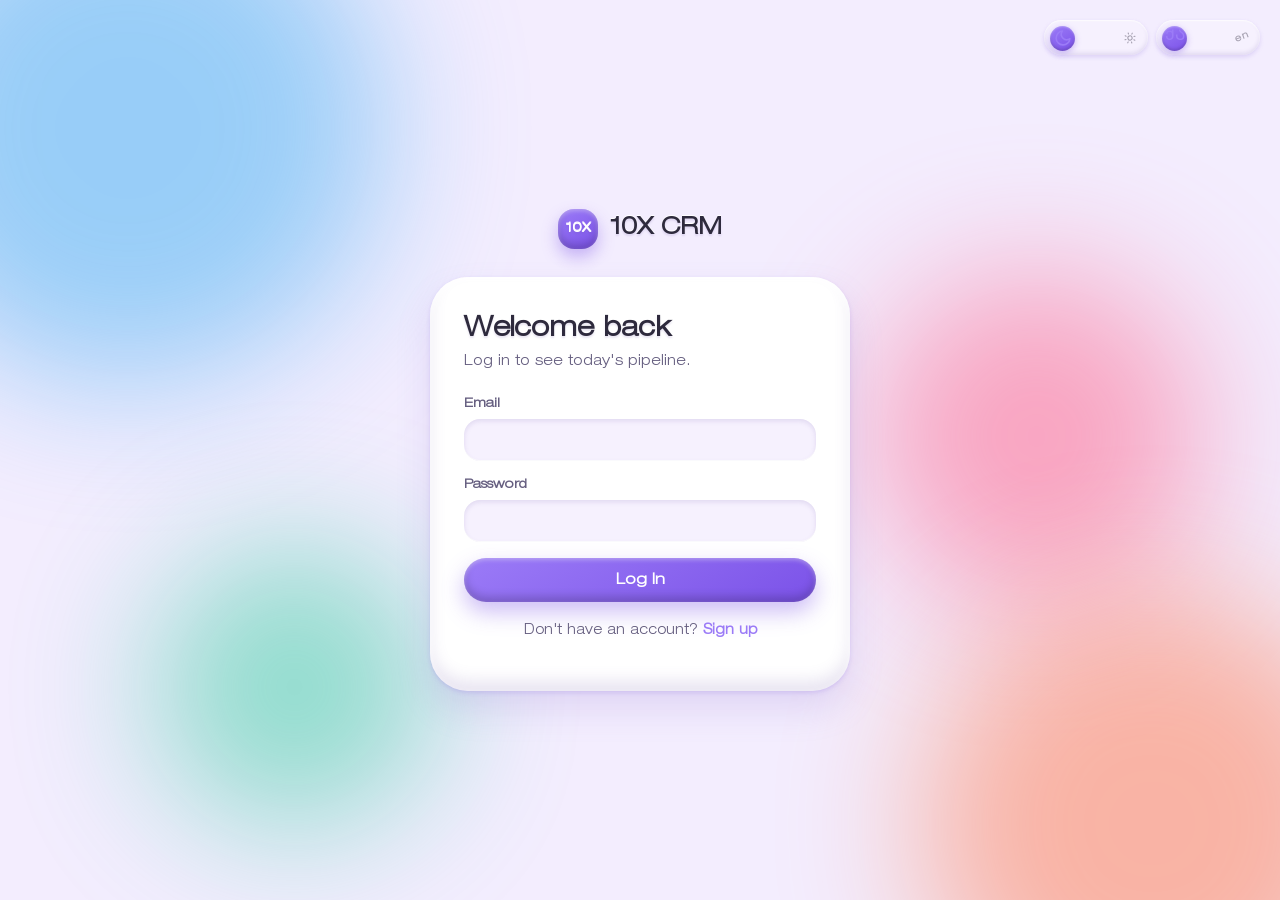
<file: index.html>
<!DOCTYPE html>
<html lang="en">
<head>
<meta charset="UTF-8">
<meta name="viewport" content="width=device-width, initial-scale=1.0, shrink-to-fit=no">
<title>Log in — 10X CRM</title>
<script>try{document.documentElement.setAttribute('data-theme', localStorage.getItem('crm_theme') || 'light');}catch(e){document.documentElement.setAttribute('data-theme','light');}</script>
<link rel="stylesheet" href="css/styles.css">
</head>
<body>
  <div class="switch-row auth-toggle-row">
    <button class="switch-toggle" data-theme-toggle type="button" role="switch">
      <span class="switch-track">
        <span class="switch-icon switch-icon-left"><svg viewBox="0 0 24 24" fill="none" stroke="currentColor" stroke-width="2" stroke-linecap="round" stroke-linejoin="round"><path d="M21 12.79A9 9 0 1 1 11.21 3 7 7 0 0 0 21 12.79z"/></svg></span>
        <span class="switch-icon switch-icon-right"><svg viewBox="0 0 24 24" fill="none" stroke="currentColor" stroke-width="2" stroke-linecap="round" stroke-linejoin="round"><circle cx="12" cy="12" r="4"/><path d="M12 2v2M12 20v2M4.93 4.93l1.41 1.41M17.66 17.66l1.41 1.41M2 12h2M20 12h2M6.34 17.66l-1.41 1.41M19.07 4.93l-1.41 1.41"/></svg></span>
        <span class="switch-knob"></span>
      </span>
    </button>
    <button class="switch-toggle" data-lang-toggle type="button" role="switch">
      <span class="switch-track">
        <span class="switch-icon switch-icon-left switch-text">ქა</span>
        <span class="switch-icon switch-icon-right switch-text">en</span>
        <span class="switch-knob"></span>
      </span>
    </button>
  </div>

  <div class="auth-shell">
    <div style="position:relative; z-index:1; width:100%; max-width:420px;">
      <div class="auth-mark"><span class="stamp">10X</span> 10X CRM</div>

      <div class="auth-card">
        <h1 data-i18n="login.title">Welcome back</h1>
        <p class="auth-sub" data-i18n="login.subtitle">Log in to see today's pipeline.</p>

        <div id="login-general-error" class="field-error" style="display:none; margin-bottom:16px; font-size:13px;"></div>

        <form id="login-form" novalidate>
          <div class="field" id="email-field">
            <label for="email" data-i18n="field.email">Email</label>
            <input type="text" id="email" name="email" autocomplete="email">
            <div class="field-error" id="email-error"></div>
          </div>

          <div class="field" id="password-field">
            <label for="password" data-i18n="field.password">Password</label>
            <input type="password" id="password" name="password" autocomplete="current-password">
            <div class="field-error" id="password-error"></div>
          </div>

          <button type="submit" class="btn btn-primary" data-i18n="login.submit">Log In</button>
        </form>

        <p class="auth-switch"><span data-i18n="login.switchText">Don't have an account?</span> <a href="signup.html" data-i18n="login.switchLink">Sign up</a></p>
      </div>
    </div>
  </div>

  <script src="js/i18n.js"></script>
  <script src="js/guard.js"></script>
  <script src="js/auth.js"></script>
</body>
</html>
</file>
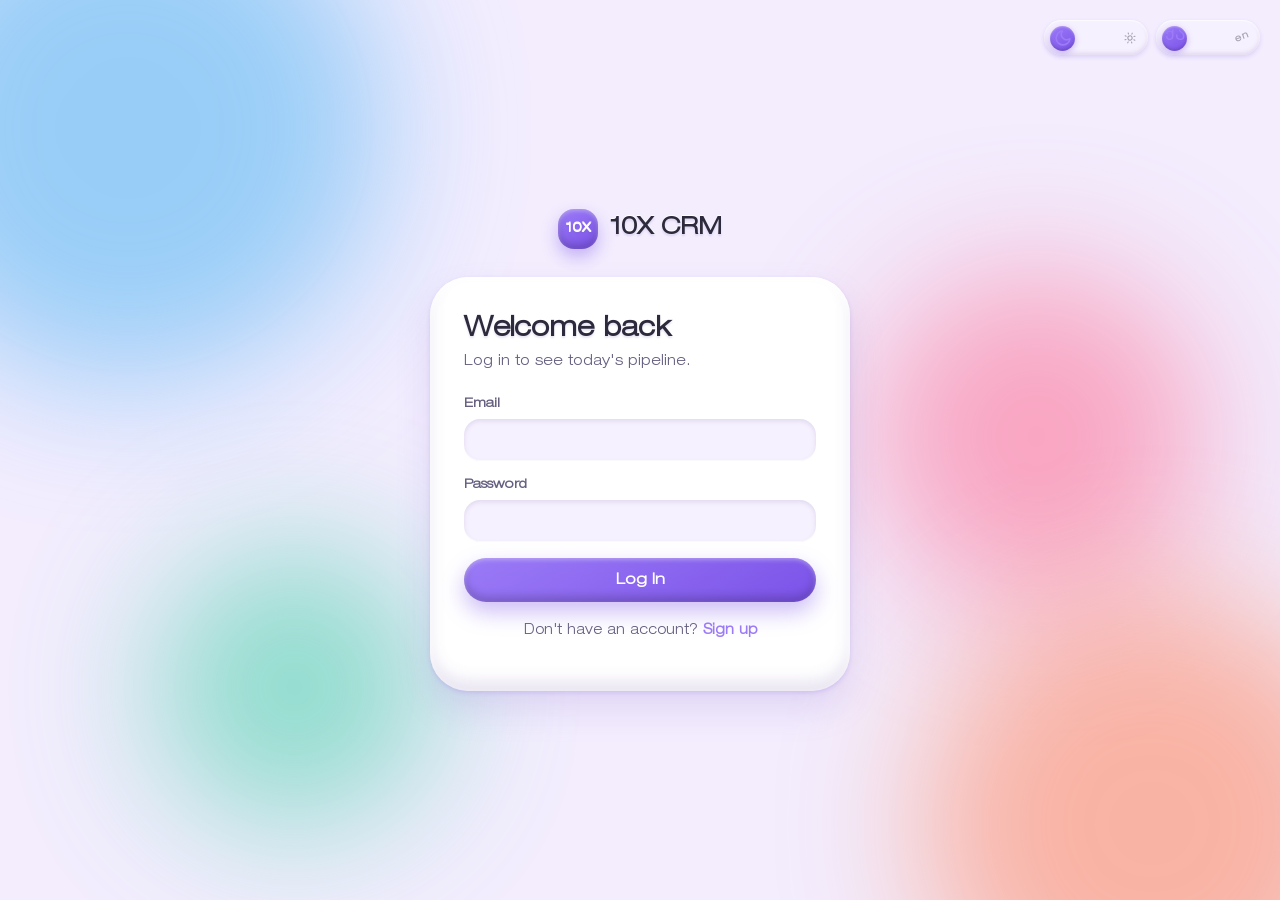
<file: clients.html>
<!DOCTYPE html>
<html lang="en">
<head>
<meta charset="UTF-8">
<meta name="viewport" content="width=device-width, initial-scale=1.0, shrink-to-fit=no">
<title>Clients — 10X CRM</title>
<script>try{document.documentElement.setAttribute('data-theme', localStorage.getItem('crm_theme') || 'light');}catch(e){document.documentElement.setAttribute('data-theme','light');}</script>
<link rel="stylesheet" href="css/styles.css">
</head>
<body>
  <div class="app-shell">
    <aside class="sidebar" id="sidebar-root"></aside>

    <main class="main">
      <div class="page-head">
        <div>
          <h1 data-i18n="clients.title">Clients</h1>
          <p data-i18n="clients.subtitle">Every lead and deal in one ledger.</p>
        </div>
        <div class="page-head-actions">
          <button class="btn btn-ghost" id="export-csv-btn" type="button" style="width:auto;" data-i18n="btn.exportCsv">Export CSV</button>
          <button class="btn btn-primary" id="open-add-client" type="button" style="width:auto;" data-i18n="btn.addClient">+ Add Client</button>
        </div>
      </div>

      <div class="toolbar">
        <div class="search-box">
          <input type="text" id="search-input" placeholder="Search by name or company..." data-i18n-placeholder="search.placeholder">
        </div>
        <div class="chip-row" id="filter-chips">
          <button class="chip active" data-status="All" type="button" data-i18n="chip.all">All</button>
          <button class="chip" data-status="Lead" type="button" data-i18n="status.lead">Lead</button>
          <button class="chip" data-status="Contacted" type="button" data-i18n="status.contacted">Contacted</button>
          <button class="chip" data-status="Won" type="button" data-i18n="status.won">Won</button>
          <button class="chip" data-status="Lost" type="button" data-i18n="status.lost">Lost</button>
        </div>
        <select class="sort-select" id="sort-select">
          <option value="newest" data-i18n="sort.newest">Newest first</option>
          <option value="name" data-i18n="sort.name">Name A &rarr; Z</option>
          <option value="value" data-i18n="sort.value">Deal value: high &rarr; low</option>
          <option value="valueAsc" data-i18n="sort.valueAsc">Deal value: low &rarr; high</option>
        </select>
        <div class="view-toggle" id="view-toggle">
          <button class="view-toggle-btn active" data-view="grid" type="button" data-i18n="view.grid">Grid</button>
          <button class="view-toggle-btn" data-view="kanban" type="button" data-i18n="view.kanban">Kanban</button>
        </div>
      </div>

      <p class="shortcuts-hint" data-i18n="shortcuts.hint">/ search · N new client · E export · Esc close</p>

      <div id="clients-area">
        <div class="state-msg" data-i18n="state.loadingClients">Loading clients...</div>
      </div>
      <div class="kanban-board hidden" id="kanban-board"></div>
    </main>
  </div>

  <!-- Add Client modal (P4.4) -->
  <div class="modal-backdrop" id="add-modal-backdrop">
    <div class="modal">
      <div class="modal-head">
        <h3 id="add-modal-title" data-i18n="modal.addClient.title">Add Client</h3>
        <button class="modal-close" id="add-modal-close" type="button">&times;</button>
      </div>
      <form id="add-client-form" novalidate>
        <div class="field" id="photo-field">
          <label data-i18n="field.photo">Photo</label>
          <div class="avatar-upload-row">
            <img class="avatar-preview" id="avatar-preview" alt="">
            <div class="upload-control">
              <label class="btn btn-ghost upload-btn" for="clientPhoto" style="width:auto;" data-i18n="btn.uploadPhoto">Upload Photo</label>
              <input type="file" accept="image/*" id="clientPhoto" class="visually-hidden-file">
              <span class="upload-filename" id="upload-filename" data-i18n="field.noFileChosen">No file chosen</span>
            </div>
          </div>
        </div>
        <div class="field" id="name-field">
          <label for="name" data-i18n="field.name">Name</label>
          <input type="text" id="name" name="name">
          <div class="field-error" id="name-error"></div>
        </div>
        <div class="field" id="clientEmail-field">
          <label for="clientEmail" data-i18n="field.clientEmail">Email</label>
          <input type="text" id="clientEmail" name="clientEmail">
          <div class="field-error" id="clientEmail-error"></div>
        </div>
        <div class="field" id="phone-field">
          <label for="phone" data-i18n="field.phone">Phone</label>
          <input type="text" id="phone" name="phone">
          <div class="field-error" id="phone-error"></div>
        </div>
        <div class="field" id="company-field">
          <label for="company" data-i18n="field.company">Company</label>
          <input type="text" id="company" name="company">
          <div class="field-error" id="company-error"></div>
        </div>
        <div class="field" id="dealValue-field">
          <label for="dealValue" data-i18n="field.dealValue">Deal Value</label>
          <input type="text" id="dealValue" name="dealValue" placeholder="e.g. 5000" data-i18n-placeholder="field.dealValuePlaceholder">
          <div class="field-error" id="dealValue-error"></div>
        </div>
        <div class="field" id="status-field">
          <label for="status" data-i18n="field.status">Status</label>
          <select id="status" name="status">
            <option value="Lead" data-i18n="status.lead">Lead</option>
            <option value="Contacted" data-i18n="status.contacted">Contacted</option>
            <option value="Won" data-i18n="status.won">Won</option>
            <option value="Lost" data-i18n="status.lost">Lost</option>
          </select>
        </div>
        <button type="submit" class="btn btn-primary" id="add-client-submit-btn" data-i18n="btn.addClientSubmit">Add Client</button>
      </form>
    </div>
  </div>

  <!-- Client details modal (P4.8) -->
  <div class="modal-backdrop" id="detail-modal-backdrop">
    <div class="modal" id="detail-modal-content"></div>
  </div>

  <script src="js/i18n.js"></script>
  <script src="js/guard.js"></script>
  <script src="js/data.js"></script>
  <script src="js/client-detail.js"></script>
  <script src="js/clients.js"></script>
</body>
</html>
</file>
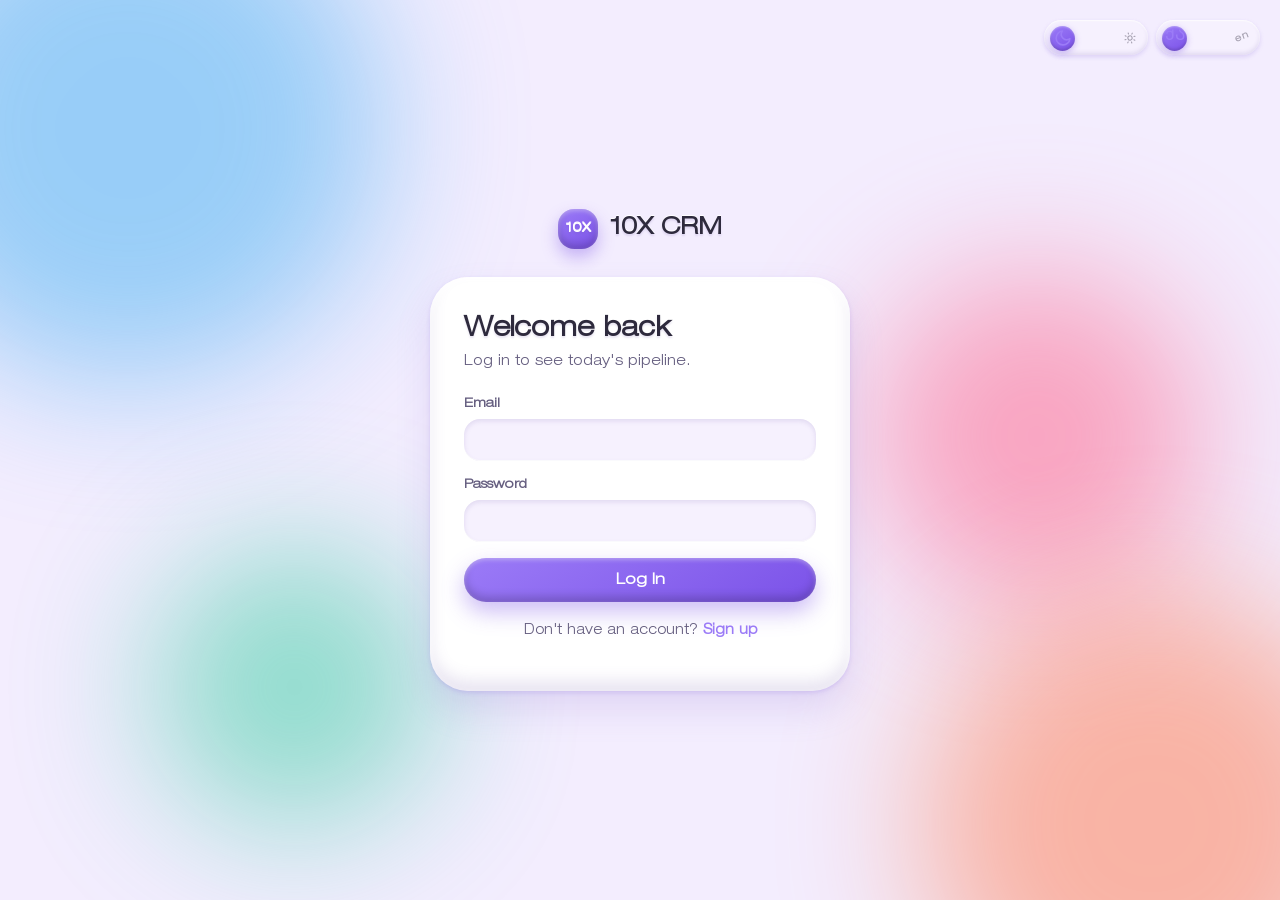
<file: dashboard.html>
<!DOCTYPE html>
<html lang="en">
<head>
<meta charset="UTF-8">
<meta name="viewport" content="width=device-width, initial-scale=1.0, shrink-to-fit=no">
<title>Dashboard — 10X CRM</title>
<script>try{document.documentElement.setAttribute('data-theme', localStorage.getItem('crm_theme') || 'light');}catch(e){document.documentElement.setAttribute('data-theme','light');}</script>
<link rel="stylesheet" href="css/styles.css?v=2">
</head>
<body>
  <div class="app-shell">
    <aside class="sidebar" id="sidebar-root"></aside>

    <main class="main">
      <div class="page-head">
        <div>
          <h1 id="greeting">Welcome back!</h1>
          <p data-i18n="dashboard.subtitle">Here's where the pipeline stands right now.</p>
        </div>
        <div class="clock">
          <strong id="clock-time">--:--:--</strong>
          <span id="clock-date">-- --- ----</span>
        </div>
      </div>

      <div class="stat-grid">
        <div class="stat-card c-total"><span class="bar"></span>
          <div class="label" data-i18n="stat.totalClients">Total Clients</div>
          <div class="value" id="stat-total">—</div>
        </div>
        <div class="stat-card c-active"><span class="bar"></span>
          <div class="label" data-i18n="stat.activeDeals">Active Deals</div>
          <div class="value" id="stat-active">—</div>
        </div>
        <div class="stat-card c-won"><span class="bar"></span>
          <div class="label" data-i18n="stat.wonRevenue">Won Revenue</div>
          <div class="value" id="stat-revenue">—</div>
        </div>
        <div class="stat-card c-new"><span class="bar"></span>
          <div class="label" data-i18n="stat.newThisWeek">New This Week</div>
          <div class="value" id="stat-new">—</div>
        </div>
      </div>

      <div class="dash-grid">
        <div class="card">
          <h2 data-i18n="card.pipelineOverview">Pipeline Overview</h2>
          <div class="pipeline-row" id="pipeline-overview"></div>
          <div class="pipeline-donut" id="pipeline-donut"></div>
        </div>

        <div class="card">
          <h2 data-i18n="card.recentClients">Recent Clients</h2>
          <div class="recent-list" id="recent-clients"></div>
          <a class="link-more" href="clients.html" data-i18n="link.viewAllClients">View all clients &rarr;</a>
        </div>
      </div>

      <div class="card mt-16">
        <div class="chip-row chip-row-center" id="activity-tabs">
          <button class="chip active" data-tab="notes" type="button" data-i18n="notes.title">Notes</button>
          <button class="chip" data-tab="calls" type="button" data-i18n="card.activityCalls">Calls</button>
          <button class="chip" data-tab="deals" type="button" data-i18n="card.topDeals">Top Deals</button>
        </div>
        <div class="recent-list tab-panel mt-16" id="activity-notes" data-tab-panel="notes"></div>
        <div class="recent-list tab-panel mt-16 hidden" id="activity-calls" data-tab-panel="calls"></div>
        <div class="recent-list tab-panel mt-16 hidden" id="top-deals" data-tab-panel="deals"></div>
      </div>
    </main>
  </div>

  <!-- Client details modal (shared with clients.html) -->
  <div class="modal-backdrop" id="detail-modal-backdrop">
    <div class="modal" id="detail-modal-content"></div>
  </div>

  <script src="js/i18n.js"></script>
  <script src="js/guard.js"></script>
  <script src="js/data.js"></script>
  <script src="js/client-detail.js"></script>
  <script src="js/dashboard.js"></script>
</body>
</html>
</file>
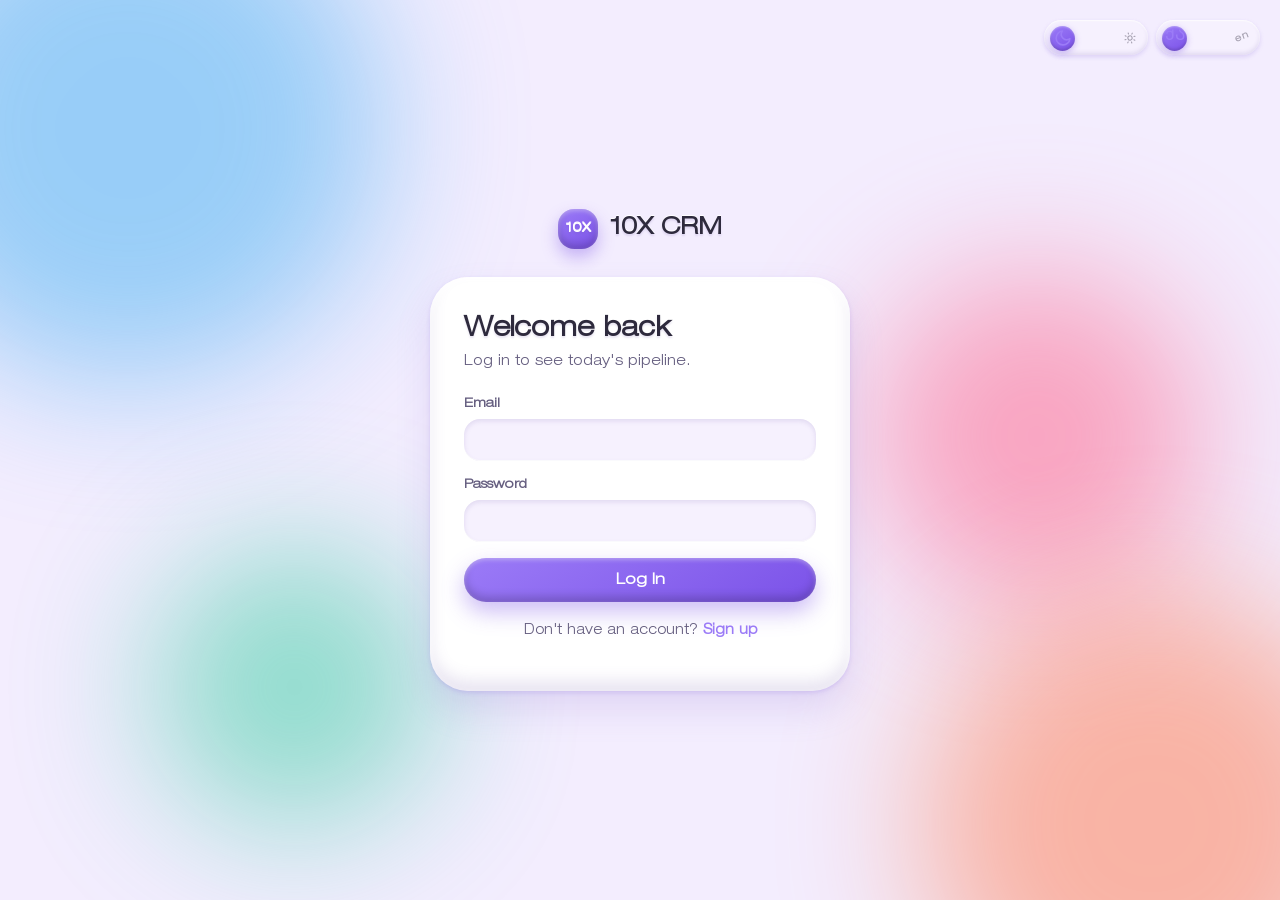
<file: profile.html>
<!DOCTYPE html>
<html lang="en">
<head>
<meta charset="UTF-8">
<meta name="viewport" content="width=device-width, initial-scale=1.0, shrink-to-fit=no">
<title>Profile — 10X CRM</title>
<script>try{document.documentElement.setAttribute('data-theme', localStorage.getItem('crm_theme') || 'light');}catch(e){document.documentElement.setAttribute('data-theme','light');}</script>
<link rel="stylesheet" href="css/styles.css">
</head>
<body>
  <div class="app-shell">
    <aside class="sidebar" id="sidebar-root"></aside>

    <main class="main">
      <div class="page-head">
        <div>
          <h1 data-i18n="profile.title">Profile</h1>
          <p data-i18n="profile.subtitle">Your account details and data controls.</p>
        </div>
      </div>

      <div class="profile-head">
        <img class="profile-avatar" id="profile-avatar" alt="">
        <div class="who">
          <div class="name" id="profile-name">—</div>
          <div class="meta" id="profile-meta">—</div>
        </div>
      </div>

      <div class="profile-grid">
        <div class="card">
          <h2 data-i18n="card.editProfile">Edit Profile</h2>
          <form id="profile-form" novalidate>
            <div class="field" id="photo-field">
              <label data-i18n="field.photo">Photo</label>
              <div class="avatar-upload-row">
                <img class="avatar-preview" id="avatar-preview" alt="">
                <div class="upload-control">
                  <label class="btn btn-ghost upload-btn" for="profilePhoto" style="width:auto;" data-i18n="btn.uploadPhoto">Upload Photo</label>
                  <input type="file" accept="image/*" id="profilePhoto" class="visually-hidden-file">
                  <span class="upload-filename" id="upload-filename" data-i18n="field.noFileChosen">No file chosen</span>
                </div>
              </div>
            </div>
            <div class="field" id="fullName-field">
              <label for="fullName" data-i18n="field.fullName">Full Name</label>
              <input type="text" id="fullName" name="fullName">
              <div class="field-error" id="fullName-error"></div>
            </div>
            <div class="field" id="company-field">
              <label for="company" data-i18n="field.company">Company</label>
              <input type="text" id="company" name="company">
              <div class="field-error" id="company-error"></div>
            </div>
            <button type="submit" class="btn btn-primary" style="width:auto;" data-i18n="btn.saveChanges">Save Changes</button>
          </form>
        </div>

        <div class="card">
          <h2 data-i18n="card.changePassword">Change Password</h2>
          <form id="password-form" novalidate>
            <div class="field" id="currentPassword-field">
              <label for="currentPassword" data-i18n="field.currentPassword">Current Password</label>
              <input type="password" id="currentPassword" name="currentPassword">
              <div class="field-error" id="currentPassword-error"></div>
            </div>
            <div class="field" id="newPassword-field">
              <label for="newPassword" data-i18n="field.newPassword">New Password</label>
              <input type="password" id="newPassword" name="newPassword">
              <div class="field-error" id="newPassword-error"></div>
            </div>
            <div class="field" id="confirmNewPassword-field">
              <label for="confirmNewPassword" data-i18n="field.confirmNewPassword">Confirm New Password</label>
              <input type="password" id="confirmNewPassword" name="confirmNewPassword">
              <div class="field-error" id="confirmNewPassword-error"></div>
            </div>
            <button type="submit" class="btn btn-primary" style="width:auto;" data-i18n="btn.changePasswordSubmit">Change Password</button>
          </form>
        </div>
      </div>

      <div class="card mt-16">
        <h2 data-i18n="card.data">Data</h2>
        <p style="color:var(--text-dim); font-size:13.5px; margin-top:-8px;" data-i18n="data.description">
          Reset the client ledger back to a fresh 30-client sample from the API. Your account and session stay untouched.
        </p>
        <button class="btn btn-danger-ghost" id="reset-data-btn" type="button" data-i18n="btn.resetData">Reset CRM Data</button>
      </div>
    </main>
  </div>

  <script src="js/i18n.js"></script>
  <script src="js/guard.js"></script>
  <script src="js/data.js"></script>
  <script src="js/profile.js"></script>
</body>
</html>
</file>
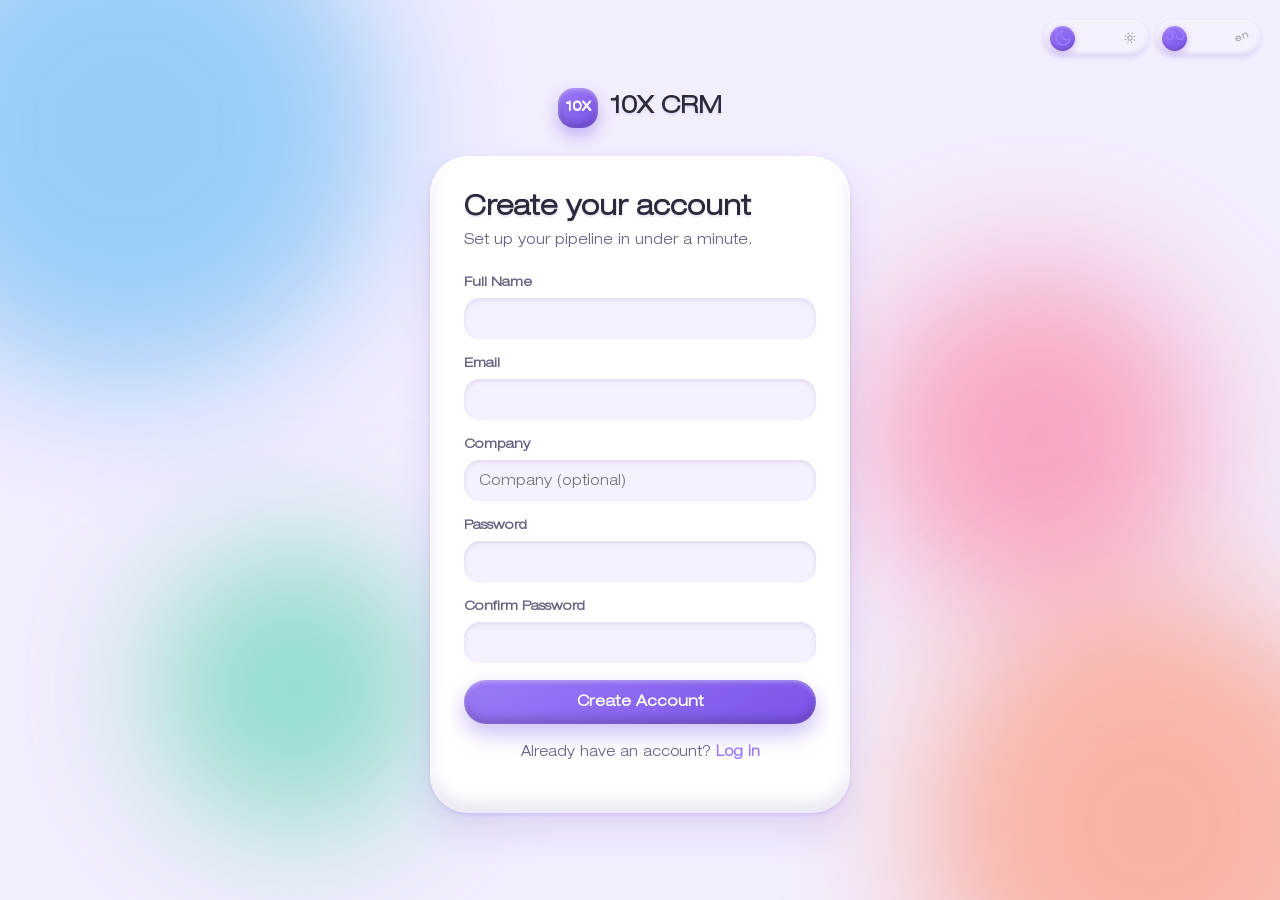
<file: signup.html>
<!DOCTYPE html>
<html lang="en">
<head>
<meta charset="UTF-8">
<meta name="viewport" content="width=device-width, initial-scale=1.0, shrink-to-fit=no">
<title>Create your account — 10X CRM</title>
<script>try{document.documentElement.setAttribute('data-theme', localStorage.getItem('crm_theme') || 'light');}catch(e){document.documentElement.setAttribute('data-theme','light');}</script>
<link rel="stylesheet" href="css/styles.css">
</head>
<body>
  <div class="switch-row auth-toggle-row">
    <button class="switch-toggle" data-theme-toggle type="button" role="switch">
      <span class="switch-track">
        <span class="switch-icon switch-icon-left"><svg viewBox="0 0 24 24" fill="none" stroke="currentColor" stroke-width="2" stroke-linecap="round" stroke-linejoin="round"><path d="M21 12.79A9 9 0 1 1 11.21 3 7 7 0 0 0 21 12.79z"/></svg></span>
        <span class="switch-icon switch-icon-right"><svg viewBox="0 0 24 24" fill="none" stroke="currentColor" stroke-width="2" stroke-linecap="round" stroke-linejoin="round"><circle cx="12" cy="12" r="4"/><path d="M12 2v2M12 20v2M4.93 4.93l1.41 1.41M17.66 17.66l1.41 1.41M2 12h2M20 12h2M6.34 17.66l-1.41 1.41M19.07 4.93l-1.41 1.41"/></svg></span>
        <span class="switch-knob"></span>
      </span>
    </button>
    <button class="switch-toggle" data-lang-toggle type="button" role="switch">
      <span class="switch-track">
        <span class="switch-icon switch-icon-left switch-text">ქა</span>
        <span class="switch-icon switch-icon-right switch-text">en</span>
        <span class="switch-knob"></span>
      </span>
    </button>
  </div>

  <div class="auth-shell">
    <div style="position:relative; z-index:1; width:100%; max-width:420px;">
      <div class="auth-mark"><span class="stamp">10X</span> 10X CRM</div>

      <div class="auth-card">
        <h1 data-i18n="signup.title">Create your account</h1>
        <p class="auth-sub" data-i18n="signup.subtitle">Set up your pipeline in under a minute.</p>

        <form id="signup-form" novalidate>
          <div class="field" id="fullName-field">
            <label for="fullName" data-i18n="field.fullName">Full Name</label>
            <input type="text" id="fullName" name="fullName" autocomplete="name">
            <div class="field-error" id="fullName-error"></div>
          </div>

          <div class="field" id="email-field">
            <label for="email" data-i18n="field.email">Email</label>
            <input type="text" id="email" name="email" autocomplete="email">
            <div class="field-error" id="email-error"></div>
          </div>

          <div class="field" id="company-field">
            <label for="company" data-i18n="field.company">Company</label>
            <input type="text" id="company" name="company" placeholder="Company (optional)" data-i18n-placeholder="field.companyPlaceholder" autocomplete="organization">
            <div class="field-error" id="company-error"></div>
          </div>

          <div class="field" id="password-field">
            <label for="password" data-i18n="field.password">Password</label>
            <input type="password" id="password" name="password" autocomplete="new-password">
            <div class="field-error" id="password-error"></div>
          </div>

          <div class="field" id="confirmPassword-field">
            <label for="confirmPassword" data-i18n="field.confirmPassword">Confirm Password</label>
            <input type="password" id="confirmPassword" name="confirmPassword" autocomplete="new-password">
            <div class="field-error" id="confirmPassword-error"></div>
          </div>

          <button type="submit" class="btn btn-primary" data-i18n="signup.submit">Create Account</button>
        </form>

        <p class="auth-switch"><span data-i18n="signup.switchText">Already have an account?</span> <a href="index.html" data-i18n="signup.switchLink">Log in</a></p>
      </div>
    </div>
  </div>

  <script src="js/i18n.js"></script>
  <script src="js/guard.js"></script>
  <script src="js/auth.js"></script>
</body>
</html>
</file>
<file: css/styles.css>
/* ==========================================================================
   10X CRM — "Soft Claymorphism" design system
   Every surface reads like it was pressed from warm pastel clay: puffy,
   rounded, lit from the top-left, sinking softly into the page below.
   Buttons squish when pressed. Nothing here has a hard edge.
   Display: Baloo 2 · Body/UI: Nunito
   ========================================================================== */

@import url('https://fonts.googleapis.com/css2?family=Baloo+2:wght@500;600;700;800&family=Nunito:wght@400;500;600;700;800&display=swap');

@font-face {
  font-family: 'BPG LE Studio 02 Caps';
  src: url('../assets/fonts/bpg_le_studio_02_caps-7834001055%202.ttf') format('truetype');
  font-weight: normal;
  font-style: normal;
  font-display: swap;
}

:root {
  --radius-sm: 16px;
  --radius-md: 28px;
  --radius-lg: 38px;
  --radius-pill: 999px;

  --font-display: 'BPG LE Studio 02 Caps', 'Baloo 2', 'Nunito', sans-serif;
  --font-ui: 'BPG LE Studio 02 Caps', 'Nunito', -apple-system, BlinkMacSystemFont, sans-serif;
  --font-mono: 'Nunito', sans-serif;

  --ease: cubic-bezier(0.22, 1, 0.36, 1);
  --squish: cubic-bezier(0.34, 1.56, 0.64, 1);
}

[data-theme="dark"] {
  --bg: #0E1420;
  --bg-2: #131A28;
  --text: #F6F2FF;
  --text-dim: #BDB3DD;
  --text-faint: #7F76A0;

  --clay: #1A2233;
  --clay-2: #212B3F;
  --clay-3: #141B29;
  --clay-hi: rgba(255, 255, 255, 0.12);
  --clay-lo: rgba(0, 0, 0, 0.55);
  --clay-drop: rgba(0, 0, 0, 0.5);

  --accent: #B18CFF;
  --accent-2: #8B5CFF;
  --accent-ink: #170F30;
  --accent-soft: rgba(177, 140, 255, 0.24);
  --accent-shadow: rgba(139, 92, 255, 0.55);

  --sky: #4FC3FF;      --sky-l: #3E7BAE;
  --mint: #38F0B8;     --mint-l: #2B8F63;
  --peach: #FF8A56;    --peach-l: #9C5C32;
  --rose: #FF5C85;     --rose-l: #9C4566;

  --shadow-md: 0 18px 36px rgba(6, 3, 18, 0.6);
  --shadow-lg: 0 34px 68px rgba(6, 3, 18, 0.7);
  --blob-op: 0.3;

  --select-arrow: url("data:image/svg+xml,%3Csvg xmlns='http://www.w3.org/2000/svg' width='10' height='6' viewBox='0 0 10 6'%3E%3Cpath d='M1 1l4 3.5L9 1' fill='none' stroke='%23BDB3DD' stroke-width='1.6' stroke-linecap='round' stroke-linejoin='round'/%3E%3C/svg%3E");
}

[data-theme="light"] {
  --bg: #F3EDFE;
  --bg-2: #ECE3FC;
  --text: #2E2A3D;
  --text-dim: #665F80;
  --text-faint: #948BAC;

  --clay: #FFFFFF;
  --clay-2: #F6F1FE;
  --clay-3: #EEE5FC;
  --clay-hi: rgba(255, 255, 255, 0.95);
  --clay-lo: rgba(110, 85, 170, 0.16);
  --clay-drop: rgba(139, 111, 224, 0.22);

  --accent: #9B7BF7;
  --accent-2: #7B52E8;
  --accent-ink: #FFFFFF;
  --accent-soft: rgba(155, 123, 247, 0.16);
  --accent-shadow: rgba(123, 82, 232, 0.38);

  --sky: #3FAEF2;      --sky-l: #DFF2FF;
  --mint: #2BCB9C;     --mint-l: #DAFAEE;
  --peach: #FF7A4D;    --peach-l: #FFE7DA;
  --rose: #FF5C85;     --rose-l: #FFE0E9;

  --select-arrow: url("data:image/svg+xml,%3Csvg xmlns='http://www.w3.org/2000/svg' width='10' height='6' viewBox='0 0 10 6'%3E%3Cpath d='M1 1l4 3.5L9 1' fill='none' stroke='%23665F80' stroke-width='1.6' stroke-linecap='round' stroke-linejoin='round'/%3E%3C/svg%3E");

  --shadow-md: 0 18px 34px rgba(150, 120, 210, 0.20);
  --shadow-lg: 0 34px 64px rgba(150, 120, 210, 0.26);
  --blob-op: 0.5;
}

* { box-sizing: border-box; }
html {
  -webkit-font-smoothing: antialiased;
  background: var(--bg);
  transition: background 0.3s ease;
}

body {
  margin: 0;
  font-family: var(--font-ui);
  color: var(--text);
  min-height: 100vh;
  position: relative;
  overflow-x: hidden;
  transition: color 0.3s ease;
}

/* ---------- Soft floating blobs ---------- */

body::before, body::after, html::before, html::after {
  content: "";
  position: fixed;
  z-index: -1;
  border-radius: 50%;
  filter: blur(70px);
  opacity: var(--blob-op);
  pointer-events: none;
  animation: blob-float 18s ease-in-out infinite alternate;
}
body::before { width: 40vw; height: 40vw; top: -10vw; left: -10vw; background: var(--sky); }
body::after { width: 36vw; height: 36vw; bottom: -12vw; right: -8vw; background: var(--peach); animation-delay: -6s; }
html::before { width: 26vw; height: 26vw; top: 30vh; right: 6vw; background: var(--rose); animation-delay: -3s; animation-duration: 22s; }
html::after { width: 22vw; height: 22vw; bottom: 8vh; left: 12vw; background: var(--mint); animation-delay: -10s; animation-duration: 16s; }

@keyframes blob-float {
  0% { transform: translate(0, 0) scale(1); }
  100% { transform: translate(3vw, 4vw) scale(1.1); }
}

a { color: inherit; text-decoration: none; }
button { font-family: inherit; cursor: pointer; }
input, select, textarea { font-family: inherit; }

::selection { background: var(--accent-soft); }

:focus-visible {
  outline: 3px solid var(--accent);
  outline-offset: 3px;
  border-radius: 10px;
}

.theme-switching, .theme-switching * {
  transition-property: background, background-color, color, border-color, fill, stroke !important;
  transition-duration: 0.18s !important;
  transition-timing-function: ease !important;
}

/* The blanket override above also strips the switch-knob's slide and the
   switch-icon's morph (both use left/transform/opacity, neither of which is
   in that allowed list), so the toggle would snap instead of animating
   during the very moment it's clicked. These are more specific than the
   `.theme-switching *` rule above, so they win back their own transitions
   without reopening the expensive box-shadow transition on every card. */
.theme-switching .switch-knob { transition: left 0.3s var(--squish), transform 0.15s var(--squish) !important; }
.theme-switching .switch-icon { transition: color 0.25s var(--ease), transform 0.25s var(--squish), opacity 0.25s var(--ease) !important; }

/* ---------- Clay panel mixin ---------- */

.card,
.auth-card,
.sidebar,
.stat-card,
.client-card,
.modal {
  background: var(--clay);
  border: none;
  box-shadow:
    inset 0 4px 8px var(--clay-hi),
    inset 0 -10px 16px var(--clay-lo),
    0 2px 4px var(--clay-drop),
    var(--shadow-md);
}

h1, h2, h3, .auth-mark, .brand { font-family: var(--font-display); font-weight: 700; text-shadow: 0 -1px 0 var(--clay-hi), 0 2px 2px var(--clay-lo); }

/* ---------- Auth pages ---------- */

.auth-shell {
  min-height: 100vh;
  display: flex;
  align-items: center;
  justify-content: center;
  padding: 32px 20px;
}

.auth-toggle-row {
  position: fixed;
  top: 20px;
  right: 20px;
  z-index: 2;
}

.auth-mark {
  display: flex;
  align-items: center;
  gap: 12px;
  margin-bottom: 28px;
  font-size: 24px;
  justify-content: center;
  color: var(--text);
}

.auth-mark .stamp,
.brand .stamp {
  width: 40px;
  height: 40px;
  border-radius: var(--radius-sm);
  background: linear-gradient(150deg, var(--accent), var(--accent-2));
  color: var(--accent-ink);
  display: grid;
  place-items: center;
  font-family: var(--font-display);
  font-size: 13px;
  font-weight: 800;
  box-shadow: inset 0 2px 4px rgba(255,255,255,0.35), inset 0 -4px 8px rgba(0,0,0,0.2), 0 8px 16px var(--accent-shadow);
}

.auth-card {
  width: 100%;
  max-width: 420px;
  border-radius: var(--radius-lg);
  padding: 38px 34px;
}

.auth-card h1 { font-size: 27px; margin: 0 0 6px; }
.auth-sub { color: var(--text-dim); font-size: 14.5px; margin: 0 0 26px; font-weight: 500; }

.field { margin-bottom: 16px; }

.field label {
  display: block;
  font-size: 13px;
  font-weight: 700;
  color: var(--text-dim);
  margin-bottom: 7px;
}

select {
  appearance: none;
  -webkit-appearance: none;
  -moz-appearance: none;
  background-image: var(--select-arrow);
  background-repeat: no-repeat;
  background-size: 10px 6px;
}

.field input,
.field select {
  width: 100%;
  padding: 12px 15px;
  border-radius: var(--radius-sm);
  border: none;
  background-color: var(--clay-2);
  color: var(--text);
  font-size: 14.5px;
  font-weight: 500;
  box-shadow: inset 0 2px 5px var(--clay-lo), inset 0 -1px 0 var(--clay-hi);
  transition: box-shadow 0.2s var(--ease), transform 0.15s var(--ease);
}

.field select {
  padding-right: 38px;
  background-position: right 16px center;
}

.field input:focus,
.field select:focus {
  outline: none;
  box-shadow: inset 0 2px 5px var(--clay-lo), 0 0 0 4px var(--accent-soft);
}

.field.input-error input,
.field.input-error select {
  box-shadow: inset 0 2px 5px var(--clay-lo), 0 0 0 4px var(--rose-l);
}

.field-error {
  display: none;
  color: var(--rose);
  font-size: 13px;
  font-weight: 700;
  margin-top: 6px;
}
.field.input-error .field-error { display: block; }

/* ---------- Buttons: squishy clay press ---------- */

.btn {
  position: relative;
  overflow: hidden;
  display: inline-flex;
  align-items: center;
  justify-content: center;
  gap: 8px;
  border: none;
  border-radius: var(--radius-pill);
  padding: 13px 24px;
  font-family: var(--font-display);
  font-size: 15px;
  font-weight: 600;
  transition: transform 0.18s var(--squish), box-shadow 0.18s var(--ease), filter 0.15s var(--ease);
}

/* Clay-press ripple: JS positions/sizes a .ripple span at the click point on
   every .btn click; this just styles the dimple-like fade. */
.btn .ripple {
  position: absolute;
  border-radius: 50%;
  transform: translate(-50%, -50%) scale(0);
  background: radial-gradient(circle, rgba(0,0,0,0.18), rgba(0,0,0,0) 70%);
  mix-blend-mode: multiply;
  pointer-events: none;
  animation: clay-ripple 0.6s var(--ease) forwards;
}
[data-theme="dark"] .btn .ripple {
  background: radial-gradient(circle, rgba(255,255,255,0.16), rgba(255,255,255,0) 70%);
  mix-blend-mode: screen;
}
@keyframes clay-ripple { to { transform: translate(-50%, -50%) scale(2.6); opacity: 0; } }

.btn-primary {
  background: linear-gradient(150deg, var(--accent), var(--accent-2));
  color: var(--accent-ink);
  width: 100%;
  box-shadow: inset 0 2px 4px rgba(255,255,255,0.35), inset 0 -5px 10px rgba(0,0,0,0.2), 0 10px 22px var(--accent-shadow);
}
.btn-primary:hover { transform: translateY(-2px) scale(1.01); filter: brightness(1.05); }
.btn-primary:active { transform: translateY(1px) scale(0.97); box-shadow: inset 0 3px 8px rgba(0,0,0,0.3); }

/* Sheen sweep: a diagonal light streak passes over on hover */
.btn-primary::after,
.nav-link.active::after,
.chip.active::after,
.view-toggle-btn.active::after {
  content: "";
  position: absolute;
  inset: 0;
  background: linear-gradient(115deg, transparent 30%, rgba(255,255,255,0.45) 50%, transparent 70%);
  transform: translateX(-120%);
  pointer-events: none;
}
.btn-primary:hover::after,
.nav-link.active:hover::after,
.chip.active:hover::after,
.view-toggle-btn.active:hover::after {
  animation: sheen-sweep 0.9s var(--ease);
}
@keyframes sheen-sweep {
  from { transform: translateX(-120%); }
  to { transform: translateX(120%); }
}

.btn-ghost {
  background: var(--clay-2);
  color: var(--text);
  box-shadow: inset 0 2px 4px var(--clay-hi), inset 0 -5px 10px var(--clay-lo), 0 6px 14px rgba(0,0,0,0.08);
}
.btn-ghost:hover { color: var(--accent); transform: translateY(-2px); }
.btn-ghost:active { transform: translateY(1px) scale(0.97); }

.btn-danger-ghost {
  background: var(--rose-l);
  color: var(--rose);
  box-shadow: inset 0 2px 4px rgba(255,255,255,0.3), inset 0 -4px 8px rgba(0,0,0,0.08);
}
.btn-danger-ghost:hover { transform: translateY(-2px); filter: brightness(1.03); }
.btn-danger-ghost:active { transform: translateY(1px) scale(0.97); }

.auth-switch { text-align: center; margin-top: 20px; font-size: 14px; font-weight: 500; color: var(--text-dim); }
.auth-switch a { color: var(--accent); font-weight: 700; }

/* ---------- App shell: floating rounded sidebar panel ---------- */

.app-shell {
  display: grid;
  grid-template-columns: 250px 1fr;
  gap: 20px;
  min-height: 100vh;
  padding: 20px;
}

.sidebar {
  border-radius: var(--radius-lg);
  padding: 22px 16px;
  display: flex;
  flex-direction: column;
  position: sticky;
  top: 20px;
  height: calc(100vh - 40px);
}

.brand {
  display: flex;
  align-items: center;
  gap: 10px;
  padding: 6px 8px 22px;
  font-size: 17px;
}

.nav-links { display: flex; flex-direction: column; gap: 6px; }

.nav-link {
  position: relative;
  overflow: hidden;
  display: flex;
  align-items: center;
  gap: 10px;
  padding: 11px 14px;
  border-radius: var(--radius-sm);
  color: var(--text-dim);
  font-weight: 600;
  font-size: 14.5px;
  transition: color 0.2s var(--ease), background 0.2s var(--ease), transform 0.15s var(--squish);
}

.nav-link:hover { background: var(--clay-2); color: var(--text); transform: translateX(3px); }

.nav-link.active {
  background: linear-gradient(150deg, var(--accent), var(--accent-2));
  color: var(--accent-ink);
  box-shadow: inset 0 2px 4px rgba(255,255,255,0.3), inset 0 -4px 8px rgba(0,0,0,0.15), 0 8px 16px var(--accent-shadow);
}

.nav-link .dot { width: 6px; height: 6px; border-radius: 50%; background: currentColor; opacity: 0.8; transition: transform 0.2s var(--squish); }
@keyframes dot-pop { 0% { transform: scale(1); } 45% { transform: scale(1.8); } 100% { transform: scale(1); } }
.nav-link:hover .dot { animation: dot-pop 0.4s var(--squish); }

.sidebar-footer {
  margin-top: auto;
  display: flex;
  flex-direction: column;
  gap: 8px;
  padding-top: 16px;
}

.sidebar-user {
  display: flex;
  align-items: center;
  gap: 10px;
  padding: 10px 12px;
  border-radius: var(--radius-sm);
  background: var(--clay-2);
  box-shadow: inset 0 2px 4px var(--clay-hi), inset 0 -4px 8px var(--clay-lo);
  transition: transform 0.15s var(--squish), background 0.2s var(--ease);
}
.sidebar-user:hover { transform: translateY(-2px); background: var(--clay-3); }
.sidebar-user-avatar {
  flex: none;
  width: 34px;
  height: 34px;
  border-radius: 50%;
  object-fit: cover;
  background: linear-gradient(150deg, var(--accent), var(--accent-2));
  box-shadow: inset 0 2px 3px rgba(255,255,255,0.3), inset 0 -3px 6px rgba(0,0,0,0.2);
}
.sidebar-user-info { min-width: 0; }
.sidebar-user-name, .sidebar-user-email {
  display: block;
  white-space: nowrap;
  overflow: hidden;
  text-overflow: ellipsis;
}
.sidebar-user-name { font-weight: 700; font-size: 13px; color: var(--text); }
.sidebar-user-email { font-size: 11px; color: var(--text-faint); }

.logout-btn {
  display: flex;
  align-items: center;
  justify-content: flex-start;
  gap: 10px;
  padding: 10px 14px;
  border-radius: var(--radius-sm);
  border: none;
  background: var(--clay-2);
  color: var(--text);
  font-size: 13px;
  font-weight: 700;
  box-shadow: inset 0 2px 4px var(--clay-hi), inset 0 -4px 8px var(--clay-lo);
  transition: transform 0.15s var(--squish);
}
.logout-btn:hover { transform: translateY(-2px); }
.logout-btn:active { transform: translateY(1px) scale(0.97); }

.logout-btn { color: var(--rose); }
.logout-icon { display: flex; flex: none; width: 16px; height: 16px; }
.logout-icon svg { width: 100%; height: 100%; }

.switch-row { display: flex; flex-direction: row; gap: 8px; }

.switch-toggle {
  display: block;
  width: 104px;
  flex: none;
  border: none;
  background: none;
  padding: 0;
  cursor: pointer;
}

.switch-track {
  position: relative;
  display: flex;
  align-items: center;
  height: 35px;
  padding: 0 6px;
  border-radius: var(--radius-pill);
  background: var(--clay-2);
  box-shadow:
    inset 0 1px 2px var(--clay-hi),
    inset 0 -2px 4px var(--clay-lo),
    0 2px 4px var(--clay-drop);
  transition: box-shadow 0.2s var(--ease);
}
.switch-toggle:hover .switch-track {
  box-shadow:
    inset 0 1px 2px var(--clay-hi),
    inset 0 -2px 4px var(--clay-lo),
    0 3px 7px var(--clay-drop);
}

.switch-icon {
  position: absolute;
  top: 50%;
  z-index: 1;
  width: 16px;
  height: 16px;
  display: flex;
  align-items: center;
  justify-content: center;
  color: var(--text);
  transition: color 0.25s var(--ease), transform 0.25s var(--squish), opacity 0.25s var(--ease);
}
.switch-icon-left { left: 18.5px; transform: translate(-50%, -50%); }
.switch-icon-right { right: 18.5px; transform: translate(50%, -50%); }
.switch-icon svg { width: 100%; height: 100%; }
.switch-icon.switch-text {
  width: auto;
  font-family: var(--font-display);
  font-size: 12px;
  font-weight: 600;
}

/* Icon morph: whichever side the knob currently covers gets emphasized,
   the other side dims and tucks away -- a continuous swap, not a hard cut. */
.switch-toggle[data-state="off"] .switch-icon-left { color: var(--accent); transform: translate(-50%, -50%) scale(1.15); }
.switch-toggle[data-state="off"] .switch-icon-right { opacity: 0.4; transform: translate(50%, -50%) scale(0.8) rotate(-20deg); }
.switch-toggle[data-state="on"] .switch-icon-right { color: var(--accent); transform: translate(50%, -50%) scale(1.15); }
.switch-toggle[data-state="on"] .switch-icon-left { opacity: 0.4; transform: translate(-50%, -50%) scale(0.8) rotate(20deg); }

.switch-knob {
  position: absolute;
  top: 6px;
  left: 6px;
  width: 25px;
  height: 25px;
  border-radius: 50%;
  background: linear-gradient(150deg, var(--accent), var(--accent-2));
  box-shadow:
    inset 0 1px 2px rgba(255, 255, 255, 0.3),
    inset 0 -2px 3px rgba(0, 0, 0, 0.15),
    0 2px 6px var(--accent-shadow);
  transition: left 0.3s var(--squish), transform 0.15s var(--squish);
}
.switch-toggle[data-state="on"] .switch-knob { left: calc(100% - 31px); }
.switch-toggle:active .switch-knob { transform: scale(0.9); }

.main {
  padding: 26px 24px 40px;
  max-width: 1160px;
  width: 100%;
  height: calc(100vh - 40px);
  overflow-y: auto;
  overflow-x: hidden;
  border-radius: var(--radius-lg);
}

.page-head { display: flex; align-items: flex-start; justify-content: space-between; gap: 20px; margin-bottom: 26px; flex-wrap: wrap; }

.page-head h1 { font-size: 30px; margin: 0 0 4px; }
.page-head p { margin: 0; color: var(--text-dim); font-size: 14.5px; font-weight: 500; }

.clock {
  font-family: var(--font-display);
  color: var(--text-dim);
  font-size: 12.5px;
  text-align: right;
  background: var(--clay-2);
  border-radius: var(--radius-sm);
  padding: 8px 16px;
  box-shadow: inset 0 2px 4px var(--clay-lo), inset 0 -1px 0 var(--clay-hi);
}
.clock strong { color: var(--accent); font-size: 17px; display: block; }

/* ---------- Cards / stats ---------- */

.card { border-radius: var(--radius-md); padding: 22px; transition: transform 0.25s var(--ease), box-shadow 0.25s var(--ease); }
.card:hover { transform: translateY(-4px) scale(1.008); box-shadow: inset 0 4px 8px var(--clay-hi), inset 0 -10px 16px var(--clay-lo), 0 2px 4px var(--clay-drop), var(--shadow-lg); }

.stat-grid { display: grid; grid-template-columns: repeat(4, 1fr); gap: 16px; margin-bottom: 22px; }

.stat-card {
  border-radius: var(--radius-md);
  padding: 20px 20px 18px;
  overflow: hidden;
  transition: transform 0.2s var(--squish), box-shadow 0.2s var(--ease);
  transform: perspective(700px) rotateX(var(--tiltX, 0deg)) rotateY(var(--tiltY, 0deg));
}
.stat-card:hover { transform: perspective(700px) rotateX(var(--tiltX, 0deg)) rotateY(var(--tiltY, 0deg)) translateY(-4px) scale(1.015); }

.stat-card.c-total { background: var(--sky-l); }
.stat-card.c-active { background: var(--peach-l); }
.stat-card.c-won { background: var(--mint-l); }
.stat-card.c-new { background: var(--rose-l); }

[data-theme="dark"] .stat-card.c-total { box-shadow: 0 10px 30px rgba(79, 195, 255, 0.35); }
[data-theme="dark"] .stat-card.c-active { box-shadow: 0 10px 30px rgba(255, 138, 86, 0.35); }
[data-theme="dark"] .stat-card.c-won { box-shadow: 0 10px 30px rgba(56, 240, 184, 0.35); }
[data-theme="dark"] .stat-card.c-new { box-shadow: 0 10px 30px rgba(255, 92, 133, 0.35); }

[data-theme="dark"] .stat-card.c-total:hover { box-shadow: 0 12px 36px rgba(79, 195, 255, 0.5); }
[data-theme="dark"] .stat-card.c-active:hover { box-shadow: 0 12px 36px rgba(255, 138, 86, 0.5); }
[data-theme="dark"] .stat-card.c-won:hover { box-shadow: 0 12px 36px rgba(56, 240, 184, 0.5); }
[data-theme="dark"] .stat-card.c-new:hover { box-shadow: 0 12px 36px rgba(255, 92, 133, 0.5); }

.stat-card .label { font-size: 12.5px; font-weight: 700; color: var(--text-dim); }
.stat-card .value { font-family: var(--font-display); font-size: 30px; font-weight: 800; margin-top: 6px; color: var(--text); text-shadow: 0 -1px 0 var(--clay-hi), 0 3px 4px var(--clay-lo); }
@keyframes value-pop { 0% { transform: scale(1); } 45% { transform: scale(1.08); } 100% { transform: scale(1); } }
.stat-card:hover .value { animation: value-pop 0.4s var(--squish); }

.stat-card .bar { display: none; }

.dash-grid { display: grid; grid-template-columns: 1fr 1.15fr; gap: 16px; }

.card h2 { font-size: 18px; margin: 0 0 16px; }

.activity-icon {
  flex: none;
  width: 32px;
  height: 32px;
  border-radius: 50%;
  display: grid;
  place-items: center;
  font-size: 15px;
}
.activity-icon-note { background: var(--sky-l); }
.activity-icon-call { background: var(--rose-l); }

#activity-notes .recent-row {
  align-items: flex-start;
}
#activity-notes .recent-row .who .c { color: var(--sky); font-weight: 700; }
#activity-notes .recent-row.is-important .note-bubble {
  box-shadow: inset 0 2px 4px var(--clay-lo), inset 0 -1px 0 var(--clay-hi), 0 0 0 2px var(--peach);
}

.note-bubble {
  position: relative;
  display: inline-block;
  max-width: 100%;
  margin-top: 6px;
  padding: 8px 12px;
  border-radius: var(--radius-sm);
  background: var(--sky-l);
  color: var(--text);
  font-weight: 600;
  font-size: 13px;
  line-height: 1.4;
  box-shadow: inset 0 2px 4px var(--clay-lo), inset 0 -1px 0 var(--clay-hi);
}
.note-bubble::before {
  content: "";
  position: absolute;
  left: -4px;
  top: 10px;
  width: 9px;
  height: 9px;
  border-radius: 2px;
  background: var(--sky-l);
  box-shadow: inset 1px 1px 2px var(--clay-lo);
  transform: rotate(45deg);
}

.rank-badge {
  flex: none;
  width: 22px;
  height: 22px;
  border-radius: 50%;
  display: grid;
  place-items: center;
  font-family: var(--font-display);
  font-weight: 800;
  font-size: 11px;
}
.rank-badge.rank-1 { background: var(--mint-l); color: var(--mint); }
.rank-badge.rank-2 { background: var(--sky-l); color: var(--sky); }
.rank-badge.rank-3 { background: var(--peach-l); color: var(--peach); }
.rank-badge.rank-4, .rank-badge.rank-5 { background: var(--rose-l); color: var(--rose); }
.rank-badge:not(.rank-1):not(.rank-2):not(.rank-3):not(.rank-4):not(.rank-5) { background: var(--clay-2); color: var(--text-faint); }

.pipeline-row { display: flex; flex-direction: column; gap: 12px; }
.pipeline-item { display: flex; align-items: center; gap: 12px; font-size: 13.5px; }
.pipeline-item .pname { flex: 0 0 auto; width: 168px; white-space: nowrap; overflow: hidden; text-overflow: ellipsis; color: var(--text-dim); font-weight: 700; }
.pipeline-item .ptrack { flex: 1; height: 10px; border-radius: var(--radius-pill); background: var(--clay-2); box-shadow: inset 0 2px 4px var(--clay-lo); overflow: hidden; }
.pipeline-item .pfill { display: block; height: 100%; border-radius: var(--radius-pill); transition: width 0.6s var(--ease); }
.pipeline-item .pcount { font-family: var(--font-display); font-weight: 700; width: 24px; text-align: right; color: var(--text-dim); }

.pipeline-donut {
  display: flex;
  align-items: center;
  gap: 52px;
  margin-top: 30px;
  padding-top: 30px;
  border-top: 2px solid var(--clay-2);
}
.donut-wrap { position: relative; width: 128px; height: 128px; flex: none; }
.donut-chart { display: block; }
.donut-track { stroke: var(--clay-2); }
.donut-seg { transition: stroke-dasharray 0.6s var(--ease), stroke-dashoffset 0.6s var(--ease); }
.donut-segs { transform: rotate(-90deg); transform-origin: 60px 60px; }
.donut-center {
  position: absolute;
  inset: 0;
  display: flex;
  flex-direction: column;
  align-items: center;
  justify-content: center;
}
.donut-total { font-family: var(--font-display); font-size: 24px; font-weight: 800; color: var(--text); line-height: 1; }
.donut-total-label { font-size: 11px; font-weight: 700; color: var(--text-dim); text-transform: uppercase; letter-spacing: 0.04em; margin-top: 3px; }

.donut-side { flex: 1; display: flex; flex-direction: column; gap: 16px; min-width: 0; }

.donut-legend { display: flex; flex-direction: column; gap: 8px; margin: 0; padding: 0; list-style: none; }
.legend-item { display: flex; align-items: center; gap: 8px; font-size: 13px; }
.legend-dot { flex: none; width: 9px; height: 9px; border-radius: 50%; }
.legend-label { flex: 1; color: var(--text-dim); font-weight: 600; overflow: hidden; text-overflow: ellipsis; white-space: nowrap; }
.legend-pct { font-family: var(--font-display); font-weight: 700; color: var(--text); }

.win-rate {
  display: flex;
  align-items: baseline;
  gap: 8px;
  padding-top: 14px;
  border-top: 2px solid var(--clay-2);
}
.win-rate-value { font-family: var(--font-display); font-size: 20px; font-weight: 800; color: var(--mint); }
.win-rate-label { font-size: 12px; font-weight: 700; color: var(--text-dim); }

.recent-list { display: flex; flex-direction: column; gap: 8px; }
#top-deals, #activity-notes, #activity-calls { max-height: 342px; overflow-y: auto; padding-right: 4px; }
.recent-row {
  display: flex; align-items: center; gap: 12px;
  padding: 10px 12px;
  border-radius: var(--radius-sm);
  font-size: 13.5px;
  background: transparent;
  transition: background 0.2s var(--ease), transform 0.15s var(--squish);
}
.recent-row:hover { background: var(--clay-2); transform: translateX(3px); }
.client-row { cursor: pointer; }
.recent-row .avatar { width: 32px; height: 32px; border-radius: 50%; object-fit: cover; background: var(--clay-2); }
.recent-row .who { flex: 1; min-width: 0; }
.recent-row .who .n { font-weight: 700; white-space: nowrap; overflow: hidden; text-overflow: ellipsis; }
.recent-row .who .c { color: var(--text-faint); font-size: 12px; font-weight: 500; white-space: nowrap; overflow: hidden; text-overflow: ellipsis; }
.recent-row .who .deal-age { color: var(--text-faint); font-size: 10.5px; font-weight: 500; margin-top: 1px; opacity: 0.8; }
.recent-row .date {
  flex: none;
  display: flex;
  flex-direction: column;
  align-items: flex-end;
  text-align: right;
  color: var(--text-faint);
  font-size: 11px;
  font-weight: 600;
  line-height: 1.35;
}
.recent-row .date-time { font-size: 10px; font-weight: 500; opacity: 0.85; }
.recent-row .amount { font-family: var(--font-display); font-weight: 800; font-size: 13px; color: var(--accent); flex: none; }

.link-more {
  display: inline-flex; align-items: center; gap: 4px; margin-top: 14px;
  color: var(--accent); font-weight: 700; font-size: 13.5px;
  transition: gap 0.2s var(--ease);
}
.link-more:hover { gap: 9px; }

/* ---------- badges ---------- */

.badge {
  display: inline-flex;
  align-items: center;
  gap: 5px;
  padding: 4px 11px;
  border-radius: var(--radius-pill);
  font-size: 11px;
  font-weight: 800;
  letter-spacing: 0.02em;
  text-transform: uppercase;
  transition: transform 0.15s var(--squish);
}
.badge:hover { transform: translateY(-1px) scale(1.05); }
.badge.st-lead { background: var(--peach-l); color: var(--peach); }
.badge.st-contacted { background: var(--sky-l); color: var(--sky); }
.badge.st-won { background: var(--mint-l); color: var(--mint); }
.badge.st-lost { background: var(--rose-l); color: var(--rose); }

/* ---------- toolbar / clients ---------- */

.toolbar { display: flex; align-items: center; gap: 10px; flex-wrap: wrap; margin-bottom: 18px; }

.search-box { position: relative; flex: 1; min-width: 200px; }
.search-box input {
  width: 100%;
  padding: 11px 15px 11px 38px;
  border-radius: var(--radius-pill);
  border: none;
  background: var(--clay-2);
  color: var(--text);
  font-size: 13.5px;
  font-weight: 500;
  box-shadow: inset 0 2px 5px var(--clay-lo), inset 0 -1px 0 var(--clay-hi);
}
.search-box input:focus { outline: none; box-shadow: inset 0 2px 5px var(--clay-lo), 0 0 0 4px var(--accent-soft); }
.search-box::before { content: "\1F50D"; position: absolute; left: 15px; top: 50%; transform: translateY(-50%); font-size: 13px; opacity: 0.6; }

.chip-row { display: flex; gap: 8px; flex-wrap: wrap; }
.chip-row-center { justify-content: center; }
.chip {
  padding: 8px 16px;
  border-radius: var(--radius-pill);
  border: none;
  background: var(--clay-2);
  color: var(--text-dim);
  font-weight: 700;
  font-size: 12.5px;
  box-shadow: inset 0 2px 4px var(--clay-hi), inset 0 -3px 6px var(--clay-lo);
  transition: transform 0.15s var(--squish), color 0.2s var(--ease), background 0.2s var(--ease);
}
.chip:hover { transform: translateY(-2px); color: var(--accent); }
.chip.active {
  position: relative;
  overflow: hidden;
  background: linear-gradient(150deg, var(--accent), var(--accent-2));
  color: var(--accent-ink);
  box-shadow: inset 0 2px 4px rgba(255,255,255,0.3), 0 8px 16px var(--accent-shadow);
}

.sort-select {
  padding: 10px 32px 10px 14px;
  border-radius: var(--radius-pill);
  border: none;
  background-color: var(--clay-2);
  background-position: right 14px center;
  color: var(--text);
  font-size: 13px;
  font-weight: 600;
  box-shadow: inset 0 2px 4px var(--clay-hi), inset 0 -3px 6px var(--clay-lo);
}

.view-toggle { display: flex; gap: 6px; background: var(--clay-2); border-radius: var(--radius-pill); padding: 4px; box-shadow: inset 0 2px 4px var(--clay-lo); }
.view-toggle-btn {
  border: none;
  background: none;
  color: var(--text-dim);
  font-weight: 700;
  font-size: 12.5px;
  padding: 7px 14px;
  border-radius: var(--radius-pill);
  transition: transform 0.15s var(--squish), color 0.2s var(--ease), background 0.2s var(--ease);
}
.view-toggle-btn:hover { color: var(--accent); }
.view-toggle-btn.active {
  position: relative;
  overflow: hidden;
  background: linear-gradient(150deg, var(--accent), var(--accent-2));
  color: var(--accent-ink);
  box-shadow: 0 6px 14px var(--accent-shadow);
}

.shortcuts-hint { font-size: 11.5px; color: var(--text-faint); font-weight: 600; margin: -10px 0 18px; }

.page-head-actions { display: flex; gap: 10px; }

/* client cards */
.client-grid { display: grid; grid-template-columns: repeat(auto-fill, minmax(300px, 1fr)); gap: 16px; }

.client-card {
  border-radius: var(--radius-md);
  padding: 18px;
  cursor: pointer;
  transition: transform 0.2s var(--squish), box-shadow 0.2s var(--ease);
  transform: perspective(700px) rotateX(var(--tiltX, 0deg)) rotateY(var(--tiltY, 0deg));
}
.client-card:hover { transform: perspective(700px) rotateX(var(--tiltX, 0deg)) rotateY(var(--tiltY, 0deg)) translateY(-4px) scale(1.01); }

.client-top { display: flex; gap: 10px; align-items: flex-start; }
.client-top img { width: 42px; height: 42px; border-radius: 50%; object-fit: cover; background: var(--clay-2); flex-shrink: 0; }
.client-name { font-weight: 700; font-size: 14.5px; }
.client-company { font-size: 12px; color: var(--text-faint); margin-top: 1px; font-weight: 500; }
.client-email { font-size: 11.5px; color: var(--text-faint); margin-top: 2px; overflow: hidden; text-overflow: ellipsis; white-space: nowrap; }

.client-bottom { display: flex; align-items: center; justify-content: space-between; margin-top: 16px; padding-top: 14px; border-top: 2px solid var(--clay-2); }

.deal-value { font-family: var(--font-display); font-weight: 700; font-size: 15px; color: var(--text); }

.status-select {
  padding: 6px 26px 6px 10px;
  border-radius: var(--radius-pill);
  border: none;
  background-color: var(--clay-2);
  background-position: right 9px center;
  background-size: 8px 5px;
  color: var(--text);
  font-size: 11.5px;
  font-weight: 700;
  box-shadow: inset 0 2px 3px var(--clay-lo);
  transition: background-color 0.2s var(--ease), color 0.2s var(--ease);
}
.status-select.st-lead { background-color: var(--peach-l); color: var(--peach); }
.status-select.st-contacted { background-color: var(--sky-l); color: var(--sky); }
.status-select.st-won { background-color: var(--mint-l); color: var(--mint); }
.status-select.st-lost { background-color: var(--rose-l); color: var(--rose); }

.delete-btn {
  border: none;
  background: var(--clay-2);
  color: var(--text-faint);
  font-size: 15px;
  padding: 5px 9px;
  border-radius: var(--radius-pill);
  box-shadow: inset 0 2px 3px var(--clay-lo);
  transition: background 0.2s var(--ease), color 0.2s var(--ease), transform 0.15s var(--squish);
}
.delete-btn:hover { background: var(--rose-l); color: var(--rose); transform: scale(1.1); }

.edit-btn {
  border: none;
  background: var(--clay-2);
  color: var(--text-faint);
  font-size: 13px;
  padding: 5px 9px;
  border-radius: var(--radius-pill);
  box-shadow: inset 0 2px 3px var(--clay-lo);
  transition: background 0.2s var(--ease), color 0.2s var(--ease), transform 0.15s var(--squish);
}
.edit-btn:hover { background: var(--accent-soft); color: var(--accent); transform: scale(1.1); }

.client-actions { display: flex; align-items: center; gap: 6px; }

.clay-checkbox {
  appearance: none;
  -webkit-appearance: none;
  width: 20px;
  height: 20px;
  border-radius: 7px;
  background: var(--clay-2);
  box-shadow: inset 0 2px 3px var(--clay-lo), inset 0 -1px 0 var(--clay-hi);
  flex-shrink: 0;
  cursor: pointer;
  background-repeat: no-repeat;
  background-position: center;
  background-size: 12px 12px;
  transition: background-color 0.2s var(--ease), box-shadow 0.2s var(--ease), transform 0.15s var(--squish);
}
.clay-checkbox:hover { transform: translateY(-1px); }
.clay-checkbox:active { transform: scale(0.92); }
.clay-checkbox:focus-visible {
  outline: none;
  box-shadow: inset 0 2px 3px var(--clay-lo), 0 0 0 4px var(--accent-soft);
}
.clay-checkbox:checked {
  background-image: url("data:image/svg+xml,%3Csvg xmlns='http://www.w3.org/2000/svg' viewBox='0 0 16 16' fill='none' stroke='white' stroke-width='2.4' stroke-linecap='round' stroke-linejoin='round'%3E%3Cpath d='M3 8.2 6.6 12 13 4.5'/%3E%3C/svg%3E"), linear-gradient(150deg, var(--accent), var(--accent-2));
  background-size: 12px 12px, 100% 100%;
  box-shadow: inset 0 2px 4px rgba(255,255,255,0.35), inset 0 -3px 6px rgba(0,0,0,0.2);
}

.client-checkbox { margin-top: 3px; }

.state-msg { text-align: center; padding: 50px 20px; color: var(--text-dim); font-size: 14.5px; font-weight: 600; }
.state-msg .retry-btn { margin-top: 14px; }

/* ---------- Bulk select / bulk actions bar ---------- */

.bulk-bar {
  display: flex;
  align-items: center;
  justify-content: space-between;
  flex-wrap: wrap;
  gap: 12px;
  padding: 10px 16px;
  margin-bottom: 14px;
  background: var(--clay-2);
  border-radius: var(--radius-md);
  box-shadow: inset 0 2px 4px var(--clay-lo);
  font-size: 13px;
  font-weight: 600;
}
.bulk-select-all { display: flex; align-items: center; gap: 8px; cursor: pointer; color: var(--text-dim); }
.bulk-select-all input { accent-color: var(--accent); width: 16px; height: 16px; cursor: pointer; }
.bulk-actions { display: flex; align-items: center; gap: 10px; flex-wrap: wrap; }
.bulk-count { color: var(--text-dim); font-weight: 700; }
.bulk-actions .btn { width: auto; padding: 8px 16px; font-size: 13px; }

/* ---------- Pagination ---------- */

.pagination-row { display: flex; justify-content: center; align-items: center; gap: 6px; margin-top: 20px; flex-wrap: wrap; }
.page-btn {
  min-width: 34px;
  height: 34px;
  padding: 0 8px;
  border: none;
  border-radius: var(--radius-sm);
  background: var(--clay-2);
  color: var(--text);
  font-weight: 700;
  font-size: 13px;
  box-shadow: inset 0 2px 3px var(--clay-lo);
  transition: background 0.2s var(--ease), color 0.2s var(--ease), transform 0.15s var(--squish);
}
.page-btn:hover:not(:disabled) { color: var(--accent); transform: translateY(-1px); }
.page-btn.active { background: linear-gradient(150deg, var(--accent), var(--accent-2)); color: var(--accent-ink); }
.page-btn:disabled { opacity: 0.4; cursor: default; }

/* ---------- Avatar upload (Add/Edit Client) ---------- */

.avatar-upload-row { display: flex; align-items: center; gap: 14px; }
.avatar-preview {
  width: 56px;
  height: 56px;
  border-radius: 50%;
  object-fit: cover;
  background: var(--clay-2);
  box-shadow: inset 0 2px 3px var(--clay-lo);
  flex-shrink: 0;
}

.upload-control { display: flex; flex-direction: column; gap: 7px; }
.upload-btn { padding: 10px 20px; font-size: 13px; cursor: pointer; }
.upload-filename { font-size: 12px; color: var(--text-faint); font-weight: 500; }

.visually-hidden-file {
  position: absolute;
  width: 1px;
  height: 1px;
  padding: 0;
  margin: -1px;
  overflow: hidden;
  clip: rect(0, 0, 0, 0);
  white-space: nowrap;
  border: 0;
}

/* ---------- Kanban board ---------- */

.kanban-board { display: flex; gap: 16px; overflow-x: auto; padding-bottom: 8px; align-items: flex-start; }

.kanban-column {
  flex: 0 0 260px;
  background: var(--clay-2);
  border-radius: var(--radius-md);
  padding: 14px;
  box-shadow: inset 0 2px 4px var(--clay-lo);
  transition: box-shadow 0.15s var(--ease);
}
.kanban-column.drag-over { box-shadow: inset 0 2px 4px var(--clay-lo), 0 0 0 3px var(--accent-soft); }

.kanban-col-head { display: flex; align-items: center; justify-content: space-between; font-weight: 700; font-size: 13px; color: var(--text-dim); padding: 0 2px 10px; }
.kanban-col-count { font-family: var(--font-display); font-weight: 800; color: var(--text); background: var(--clay); border-radius: var(--radius-pill); padding: 2px 10px; font-size: 12px; }

.kanban-cards { display: flex; flex-direction: column; gap: 8px; min-height: 40px; max-height: calc(100vh - 400px); overflow-y: auto; }

.kanban-card {
  background: var(--clay);
  border-radius: var(--radius-sm);
  padding: 10px 12px;
  cursor: grab;
  box-shadow: inset 0 2px 3px var(--clay-hi), inset 0 -3px 6px var(--clay-lo), 0 2px 4px var(--clay-drop);
  transition: transform 0.15s var(--squish), opacity 0.15s ease;
}
.kanban-card:active { cursor: grabbing; }
.kanban-card.dragging { opacity: 0.4; transform: scale(0.97); }
.kanban-card .kc-name { font-weight: 700; font-size: 13px; }
.kanban-card .kc-company { font-size: 11px; color: var(--text-faint); margin-top: 2px; }
.kanban-card .kc-value { font-family: var(--font-display); font-weight: 700; font-size: 12.5px; margin-top: 6px; color: var(--text); }

/* ---------- modal ---------- */

.modal-backdrop {
  position: fixed; inset: 0;
  background: rgba(46, 42, 61, 0.4);
  backdrop-filter: blur(6px);
  display: none; align-items: center; justify-content: center;
  z-index: 100; padding: 20px;
}
.modal-backdrop.open { display: flex; animation: backdrop-in 0.2s var(--ease); }
@keyframes backdrop-in { from { opacity: 0; } to { opacity: 1; } }

.modal {
  border-radius: var(--radius-lg);
  width: 100%; max-width: 460px; max-height: 88vh; overflow-y: auto;
  padding: 28px 26px 24px;
  box-shadow: inset 0 4px 8px var(--clay-hi), inset 0 -10px 16px var(--clay-lo), 0 2px 4px var(--clay-drop), var(--shadow-lg);
  animation: modal-in 0.28s var(--squish);
}
@keyframes modal-in { from { opacity: 0; transform: translateY(16px) scale(0.94); } to { opacity: 1; transform: translateY(0) scale(1); } }

.modal-head { display: flex; align-items: center; justify-content: space-between; margin-bottom: 18px; }
.modal-head h3 { font-size: 19px; margin: 0; }
.modal-close {
  border: none;
  background: var(--clay-2);
  width: 32px; height: 32px;
  border-radius: 50%;
  color: var(--text-dim);
  font-size: 14px;
  display: grid; place-items: center;
  box-shadow: inset 0 2px 3px var(--clay-lo);
  transition: transform 0.15s var(--squish), color 0.2s var(--ease);
}
.modal-close:hover { color: var(--rose); transform: scale(1.1) rotate(90deg); }

.detail-top { display: flex; gap: 12px; align-items: center; margin-bottom: 16px; }
.detail-top img { width: 54px; height: 54px; border-radius: 50%; object-fit: cover; background: var(--clay-2); }
.detail-meta { font-size: 12.5px; color: var(--text-faint); line-height: 1.5; font-weight: 500; }
.detail-grid { display: grid; grid-template-columns: minmax(0, 1fr) minmax(0, 1fr); gap: 10px; margin-bottom: 16px; font-size: 13px; }
.detail-grid div { min-width: 0; background: var(--clay-2); border-radius: var(--radius-sm); padding: 10px 12px; box-shadow: inset 0 2px 3px var(--clay-lo); overflow-wrap: break-word; }
.detail-grid span { display: block; color: var(--text-faint); font-size: 11px; font-weight: 700; text-transform: uppercase; margin-bottom: 3px; }
.detail-grid .status-select { max-width: 100%; }

.call-timer {
  display: flex;
  align-items: center;
  justify-content: space-between;
  gap: 10px;
  background: var(--clay-2);
  border-radius: var(--radius-sm);
  padding: 10px 10px 10px 16px;
  margin-bottom: 16px;
  box-shadow: inset 0 2px 3px var(--clay-lo);
}
.call-timer-display { font-family: var(--font-display); font-weight: 800; font-size: 18px; color: var(--text); letter-spacing: 0.03em; }
.call-timer .btn { padding: 8px 16px; font-size: 13px; width: auto; }
.call-timer.active .call-timer-display { color: var(--rose); animation: call-pulse 1s ease-in-out infinite; }
.call-timer.active #call-toggle-btn { background: var(--rose-l); color: var(--rose); }
@keyframes call-pulse { 0%, 100% { opacity: 1; } 50% { opacity: 0.5; } }

.notes-list { display: flex; flex-direction: column; gap: 8px; max-height: 160px; overflow-y: auto; padding: 3px 6px 3px 3px; margin-bottom: 10px; }
.note-item {
  display: flex;
  align-items: flex-start;
  justify-content: space-between;
  gap: 8px;
  background: var(--clay-2);
  border-radius: var(--radius-sm);
  padding: 10px 12px;
  font-size: 13px;
  box-shadow: inset 0 2px 3px var(--clay-lo);
}
.note-item .note-body { flex: 1; min-width: 0; }
.note-item .ndate { display: block; font-size: 10.5px; color: var(--text-faint); font-weight: 600; margin-top: 3px; }
.note-item.is-important { box-shadow: inset 0 2px 3px var(--clay-lo), 0 0 0 2px var(--peach); }
.note-actions { flex: none; display: flex; gap: 4px; }
.note-delete-btn, .note-star-btn {
  flex: none;
  border: none;
  background: var(--clay);
  color: var(--text-faint);
  width: 22px;
  height: 22px;
  border-radius: 50%;
  font-size: 12px;
  line-height: 1;
  display: grid;
  place-items: center;
  box-shadow: inset 0 2px 3px var(--clay-lo);
  transition: background 0.2s var(--ease), color 0.2s var(--ease), transform 0.15s var(--squish);
}
.note-delete-btn { font-size: 13px; }
.note-delete-btn:hover { background: var(--rose-l); color: var(--rose); transform: scale(1.1); }
.note-star-btn:hover { transform: scale(1.1); }
.note-star-btn.active { background: var(--peach-l); color: var(--peach); }
.note-empty { color: var(--text-faint); font-size: 13.5px; font-weight: 500; padding: 10px 0; }

.note-add { display: flex; gap: 8px; margin-bottom: 14px; }
.reminder-row { display: flex; gap: 8px; align-items: center; }
.reminder-row .btn { flex: 1; }
.stepper {
  display: flex; align-items: center; gap: 10px; flex: none;
  background: var(--clay-2); border-radius: var(--radius-pill); padding: 4px;
  box-shadow: inset 0 2px 4px var(--clay-lo);
}
.stepper-btn {
  width: 28px; height: 28px; flex: none; display: flex; align-items: center; justify-content: center;
  border: none; border-radius: 50%; background: var(--clay); color: var(--text);
  font-size: 15px; font-weight: 700; line-height: 1;
  box-shadow: inset 0 2px 4px var(--clay-hi), inset 0 -3px 6px var(--clay-lo);
  transition: transform 0.15s var(--squish), color 0.2s var(--ease);
}
.stepper-btn:hover { color: var(--accent); }
.stepper-btn:active { transform: scale(0.9); }
.stepper-value { min-width: 20px; text-align: center; font-size: 13px; font-weight: 700; color: var(--text); }
.reminder-unit { color: var(--text-dim); font-size: 13px; font-weight: 600; }
.note-add input {
  flex: 1; padding: 10px 13px; border-radius: var(--radius-pill);
  border: none; background: var(--clay-2); color: var(--text); font-size: 13px;
  box-shadow: inset 0 2px 4px var(--clay-lo);
}
.note-add input:focus { outline: none; box-shadow: inset 0 2px 4px var(--clay-lo), 0 0 0 4px var(--accent-soft); }

/* ---------- toast ---------- */

.toast-stack { position: fixed; bottom: 24px; right: 24px; display: flex; flex-direction: column; gap: 10px; z-index: 200; }
.toast {
  background: var(--clay);
  border-radius: var(--radius-md);
  padding: 13px 20px;
  font-weight: 700;
  font-size: 13.5px;
  color: var(--text);
  box-shadow: inset 0 2px 4px var(--clay-hi), inset 0 -4px 8px var(--clay-lo), var(--shadow-lg);
  min-width: 220px;
  animation: toast-in 0.3s var(--squish);
}
.toast.err { box-shadow: inset 0 2px 4px var(--clay-hi), inset 0 -4px 8px var(--clay-lo), var(--shadow-lg), 0 0 0 3px var(--rose-l); }
@keyframes toast-in { from { opacity: 0; transform: translateY(16px) scale(0.9); } to { opacity: 1; transform: translateY(0) scale(1); } }

.toast-stack-top { position: fixed; top: 24px; left: 50%; transform: translateX(-50%); display: flex; flex-direction: column; align-items: center; gap: 10px; z-index: 200; }
.toast-top {
  display: flex;
  align-items: center;
  gap: 12px;
  box-shadow: inset 0 2px 4px var(--clay-hi), inset 0 -4px 8px var(--clay-lo), var(--shadow-lg), 0 0 0 3px var(--accent-soft);
  animation: toast-in-top 0.3s var(--squish);
}
.toast-top-text { flex: 1; }
.toast-top .toast-close {
  flex: none;
  border: none;
  background: var(--clay-2);
  color: var(--text-dim);
  width: 22px;
  height: 22px;
  border-radius: 50%;
  font-size: 14px;
  line-height: 1;
  display: grid;
  place-items: center;
  box-shadow: inset 0 2px 3px var(--clay-lo);
  transition: color 0.2s var(--ease), transform 0.15s var(--squish);
}
.toast-top .toast-close:hover { color: var(--rose); transform: scale(1.1); }
@keyframes toast-in-top { from { opacity: 0; transform: translateY(-16px) scale(0.9); } to { opacity: 1; transform: translateY(0) scale(1); } }

/* ---------- profile ---------- */

.profile-grid { display: grid; grid-template-columns: 1fr 1fr; gap: 16px; }
.profile-head { display: flex; align-items: center; gap: 14px; margin-bottom: 22px; }
.profile-avatar {
  width: 58px; height: 58px; border-radius: var(--radius-md);
  background: linear-gradient(150deg, var(--accent), var(--accent-2));
  color: var(--accent-ink);
  display: grid; place-items: center;
  object-fit: cover;
  font-family: var(--font-display);
  font-weight: 800;
  font-size: 19px;
  box-shadow: inset 0 2px 4px rgba(255,255,255,0.3), inset 0 -5px 10px rgba(0,0,0,0.2), 0 10px 20px var(--accent-shadow);
}
.profile-head .who .name { font-family: var(--font-display); font-size: 20px; }
.profile-head .who .meta { color: var(--text-faint); font-size: 12.5px; font-weight: 500; margin-top: 2px; }

/* utility */
.mt-16 { margin-top: 16px; }
.hidden { display: none !important; }

/* ---------- Cursor-follow spotlight ----------
   guard.js tracks the pointer over .card/.stat-card/.client-card/.auth-card
   and writes --mx/--my (as percentages) so this glow can follow it. */
.card, .stat-card, .client-card, .auth-card {
  position: relative;
  overflow: hidden;
}
.card::before, .stat-card::before, .client-card::before, .auth-card::before {
  content: "";
  position: absolute;
  inset: 0;
  z-index: 0;
  border-radius: inherit;
  background: radial-gradient(240px circle at var(--mx, 50%) var(--my, 50%), var(--accent-soft), transparent 70%);
  opacity: 0;
  transition: opacity 0.3s var(--ease);
  pointer-events: none;
}
/* Dark mode only -- on light clay the glow just looked like a smudge. */
[data-theme="dark"] .card:hover::before,
[data-theme="dark"] .stat-card:hover::before,
[data-theme="dark"] .client-card:hover::before,
[data-theme="dark"] .auth-card:hover::before {
  opacity: 1;
}
.card > *, .stat-card > *, .client-card > *, .auth-card > * {
  position: relative;
  z-index: 1;
}

/* ---------- Easter egg: Konami code squishes every clay surface ---------- */
@keyframes easter-squish {
  0% { transform: scale(1); }
  30% { transform: scale(0.92, 1.06); }
  55% { transform: scale(1.05, 0.95); }
  100% { transform: scale(1); }
}
.easter-squish { animation: easter-squish 0.5s var(--squish); }

@media (prefers-reduced-motion: reduce) {
  *, *::before, *::after {
    animation-duration: 0.001ms !important;
    animation-iteration-count: 1 !important;
    transition-duration: 0.001ms !important;
  }
  body::before, body::after { animation: none; }
}

@media (max-width: 900px) {
  .app-shell { grid-template-columns: 1fr; padding: 12px; gap: 12px; }
  .sidebar { position: relative; height: auto; flex-direction: row; align-items: center; flex-wrap: wrap; padding: 16px 12px; top: 0; }
  /* Row 1: brand on the left, theme/lang/logout controls pinned to the
     top-right corner via `order` (DOM order stays brand -> nav -> footer
     so keyboard/tab order is unaffected; only the visual flow is reordered). */
  .brand { order: 1; padding: 0; font-size: 12.5px; gap: 4px; flex: none; }
  .brand .stamp { width: 24px; height: 24px; font-size: 9px; border-radius: var(--radius-sm); }
  .sidebar-footer {
    order: 2; flex: 1; flex-basis: auto; margin-top: 0; padding-top: 0;
    flex-direction: row; align-items: center; justify-content: flex-end; gap: 8px;
  }
  .sidebar-user { display: none; }
  /* Row 2: nav links drop below and center themselves -- flex-basis: 100%
     forces the wrap regardless of leftover width on row 1. */
  .nav-links { order: 3; flex-basis: 100%; flex-direction: row; flex-wrap: wrap; justify-content: center; gap: 2px; margin-left: 0; margin-top: 10px; }
  .nav-link { padding: 6px 8px; gap: 5px; font-size: 12px; }
  /* min-width: 0 keeps .main pinned to its grid track even though overflow
     is visible here -- without it, wide non-wrapping content like the
     kanban board's columns forces this grid item (and the whole page)
     wider than the viewport instead of just scrolling internally. */
  .main { padding: 8px; height: auto; overflow: visible; min-width: 0; }
  .stat-grid { grid-template-columns: 1fr 1fr; }
  .dash-grid { grid-template-columns: 1fr; }
  .profile-grid { grid-template-columns: 1fr; }
  .kanban-column { flex-basis: 220px; }
  /* Export stays pinned left, Add Client pinned right -- both size to their
     own content (flex: none) instead of stretching to share the row. */
  .page-head-actions { width: 100%; justify-content: space-between; }
  .page-head-actions .btn { flex: none; width: auto; padding: 9px 16px; font-size: 12.5px; }

  /* Search box gets its own full-width row; the 5 status chips get a
     second full-width row right below it, shrunk just enough to all fit
     on one line instead of wrapping. Sort/view controls fall to a 3rd line. */
  .search-box { flex-basis: 100%; min-width: 0; }
  .chip-row { flex-basis: 100%; flex-wrap: nowrap; gap: 4px; }
  .chip { flex: 1; padding: 6px 4px; font-size: 10.5px; white-space: nowrap; }

  /* Bulk-select bar: stack into clean full-width rows instead of wrapping
     into uneven leftover gaps. `.bulk-actions` becomes `display: contents`
     so its children act as direct flex items of `.bulk-bar` -- that lets
     the count sit on the same row as "Select all" (pushed to the right
     edge via `order` + `margin-left: auto`) while the status dropdown and
     the two action buttons still fall to their own rows below. */
  .bulk-bar { flex-direction: row; flex-wrap: wrap; align-items: center; gap: 10px; }
  .bulk-actions { display: contents; }
  .bulk-select-all { order: 1; }
  .bulk-count { order: 2; margin-left: auto; }
  .bulk-actions .sort-select { order: 3; flex-basis: 100%; width: 100%; }
  #bulk-delete-btn { order: 4; flex: 1; }
  #bulk-clear-btn { order: 5; flex: 1; }

  /* Compact icon-only theme/language switches: the full sliding pill (both
     icons + knob) is too wide for the row of mobile sidebar controls, so
     each toggle collapses to a single circular button showing just the
     currently-active icon; tapping it still flips that one setting. */
  .switch-toggle { width: 32px; height: 32px; }
  .switch-track { height: 32px; padding: 0; justify-content: center; }
  .switch-knob { display: none; }
  .switch-icon-left, .switch-icon-right {
    position: static;
    opacity: 1 !important;
    transform: none !important;
  }
  .switch-icon:not(.switch-text) { width: 15px; height: 15px; }
  .switch-toggle[data-state="off"] .switch-icon-right,
  .switch-toggle[data-state="on"] .switch-icon-left {
    display: none;
  }

  /* Logout collapses to the same icon-only circle as the theme/lang
     toggles so all three controls read as one group in the top-right. */
  .logout-btn { width: 32px; height: 32px; flex: none; padding: 0; justify-content: center; background: var(--clay-2); }
  .logout-label { display: none; }
  .logout-icon { width: 15px; height: 15px; }

  /* Clock collapses from a boxed card into a plain inline line under the
     page subtitle, matching the surrounding text instead of standing apart. */
  .clock {
    display: flex; align-items: baseline; gap: 6px; flex-basis: 100%;
    background: none; box-shadow: none; padding: 0; margin-top: 2px;
    text-align: left; font-size: 12.5px;
  }
  .clock strong { display: inline; font-size: 12.5px; }
  .clock strong::after { content: '\00b7'; margin-left: 6px; color: var(--text-faint); font-weight: 400; }
}
</file>
